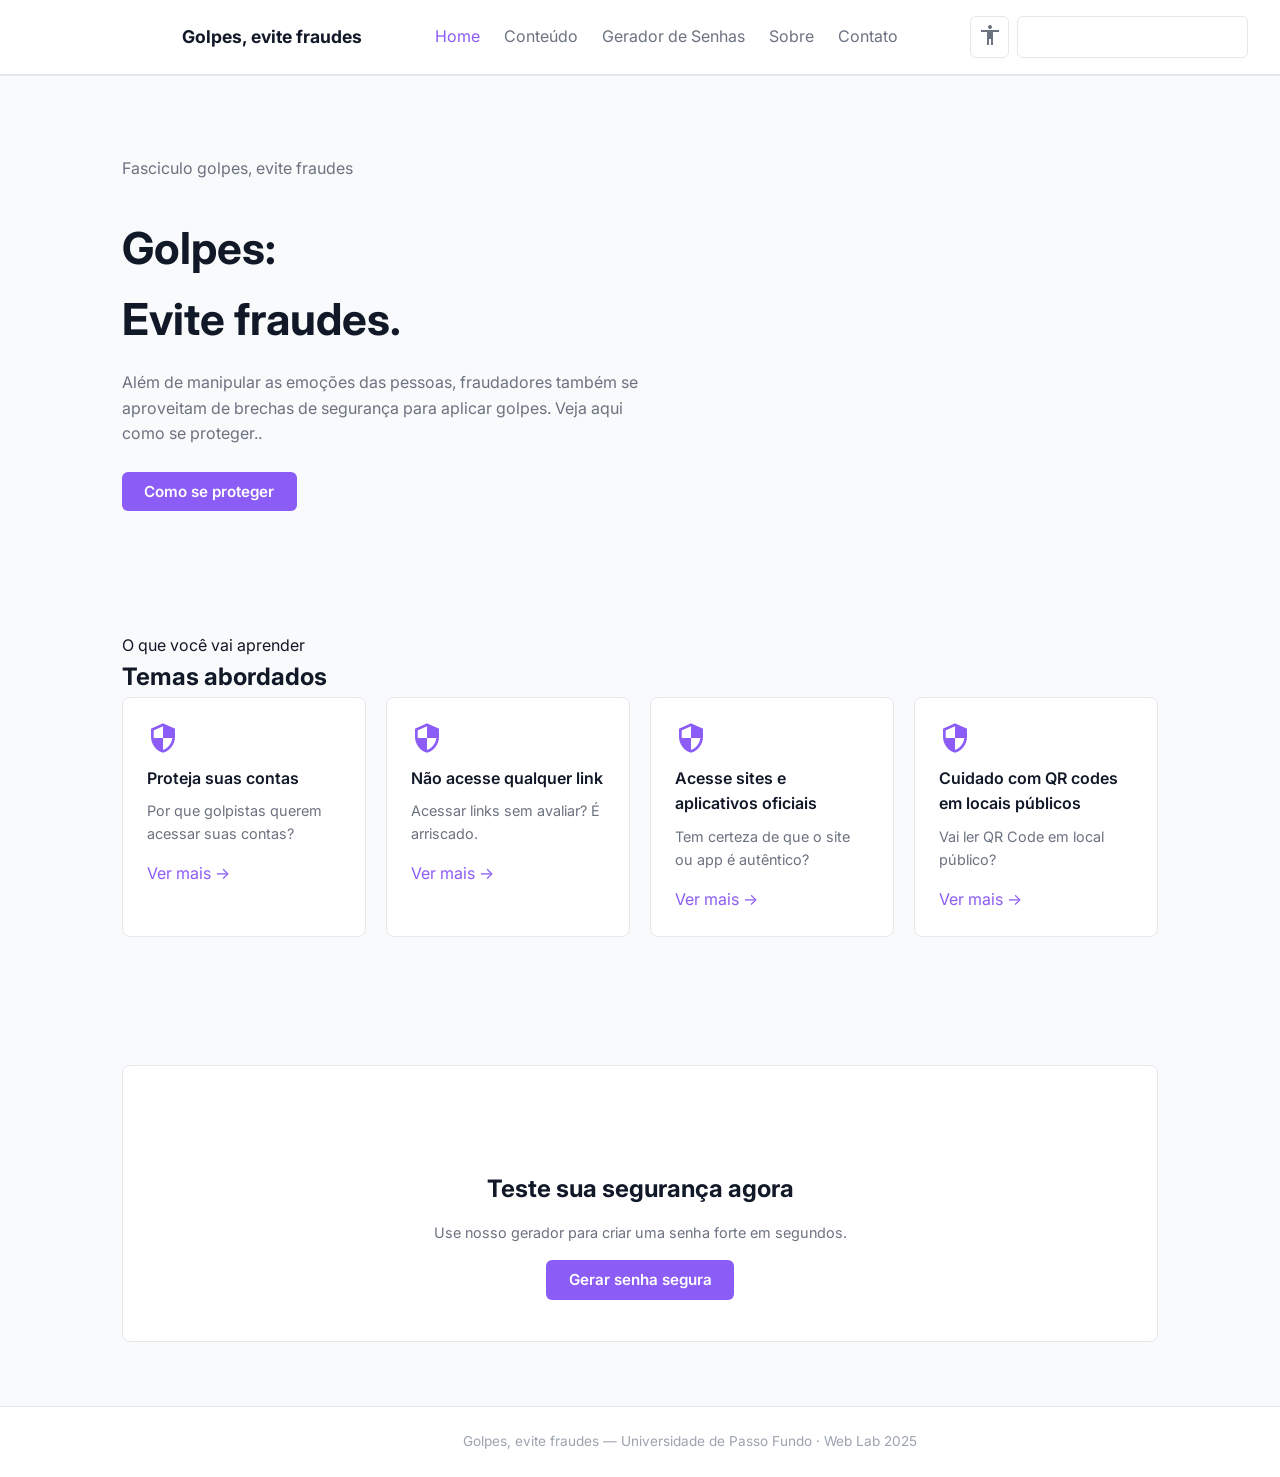
<file: index.html>
<!DOCTYPE html>
<html lang="pt-BR" data-theme="light">
<head>
  <meta charset="UTF-8" />
  <meta name="viewport" content="width=device-width, initial-scale=1.0" />
  <title>Golpes - Evite fraudes</title>

  <!-- CSS -->
  <link rel="stylesheet" href="css/themes.css" />
  <link rel="stylesheet" href="css/accessibility.css" />
  <link rel="stylesheet" href="css/style.css" />
</head>
<body>

  <!-- HEADER / NAVBAR -->
  <header>
    <nav>
      <a href="index.html" class="nav-logo">
        <span class="material-icons">shield</span>
        Golpes, evite fraudes
      </a>

      <ul class="nav-links">
        <li><a href="index.html" class="active">Home</a></li>
        <li><a href="content1.html">Conteúdo</a></li>
        <li><a href="seguranca.html">Gerador de Senhas</a></li>
        <li><a href="sobre.html">Sobre</a></li>
        <li><a href="contato.html">Contato</a></li>
      </ul>

      <div class="nav-actions">
        <!-- tamanho de fonte -->
        <button
          id="btn-accessibility"
          class="btn-icon"
          title="Aumentar fonte"
          aria-label="Alternar tamanho da fonte"
        >
          <span class="material-icons">accessibility</span>
        </button>

        <!-- Dark / Light theme -->
        <button
          id="btn-theme"
          class="btn-icon"
          title="Alternar tema"
          aria-label="Alternar tema claro e escuro"
        >
          <span class="material-icons" id="theme-icon">dark_mode</span>
        </button>
      </div>
    </nav>
  </header>

  <!-- MAIN -->
  <main>

    <!-- HERO -->
    <section id="hero">
      <div class="container">
        <p class="section-label">Fasciculo golpes, evite fraudes</p>
        <h1>Golpes:<br>Evite fraudes.</h1>
        <p class="section-subtitle">
          Além de manipular as emoções das pessoas, fraudadores também se aproveitam de brechas de segurança
          para aplicar golpes. Veja aqui como se proteger..
        </p>
        <a href="content1.html" class="btn-primary">Como se proteger</a>
      </div>
    </section>

    <!-- TÓPICOS -->
    <section id="topics">
      <div class="container">
        <p class="section-label">O que você vai aprender</p>
        <h2 class="section-title">Temas abordados</h2>

        <div class="topics-grid">

          <article class="card">
            <span class="material-icons card-icon">security</span>
            <h3>Proteja suas contas</h3>
            <p>Por que golpistas querem acessar suas contas? </p>
            <a href="content1.html">Ver mais →</a>
          </article>

          <article class="card">
            <span class="material-icons card-icon">security</span>
            <h3>Não acesse qualquer link</h3>
            <p>Acessar links sem avaliar? É arriscado.</p>
            <a href="content2.html">Ver mais →</a>
          </article>

          <article class="card">
            <span class="material-icons card-icon">security</span>
            <h3>Acesse sites e aplicativos oficiais</h3>
            <p>Tem certeza de que o site ou app é autêntico?</p>
            <a href="content3.html">Ver mais →</a>
          </article>

          <article class="card">
            <span class="material-icons card-icon">security</span>
            <h3>Cuidado com QR codes em locais públicos</h3>
            <p>Vai ler QR Code em local público? </p>
            <a href="content4.html">Ver mais →</a>
          </article>

        </div>
      </div>
    </section>

    <!-- Seção gerador de senhas -->
    <section id="secao-senha">
      <div class="container">
        <div class="card">
          <span class="material-icons">password</span>
          <h2>Teste sua segurança agora</h2>
          <p>Use nosso gerador para criar uma senha forte em segundos.</p>
          <a href="seguranca.html" class="btn-primary">Gerar senha segura</a>
        </div>
      </div>
    </section>

  </main>

  <!-- FOOTER -->
  <footer>
    <div class="container">
      <p>
        <span class="material-icons" style="font-size:1rem;vertical-align:middle;">shield</span>
        Golpes, evite fraudes — Universidade de Passo Fundo · Web Lab 2025
      </p>
    </div>
  </footer>

  <!-- JS -->
  <script src="js/theme.js"></script>
  <script src="js/accessibility.js"></script>

</body>
</html>
</file>
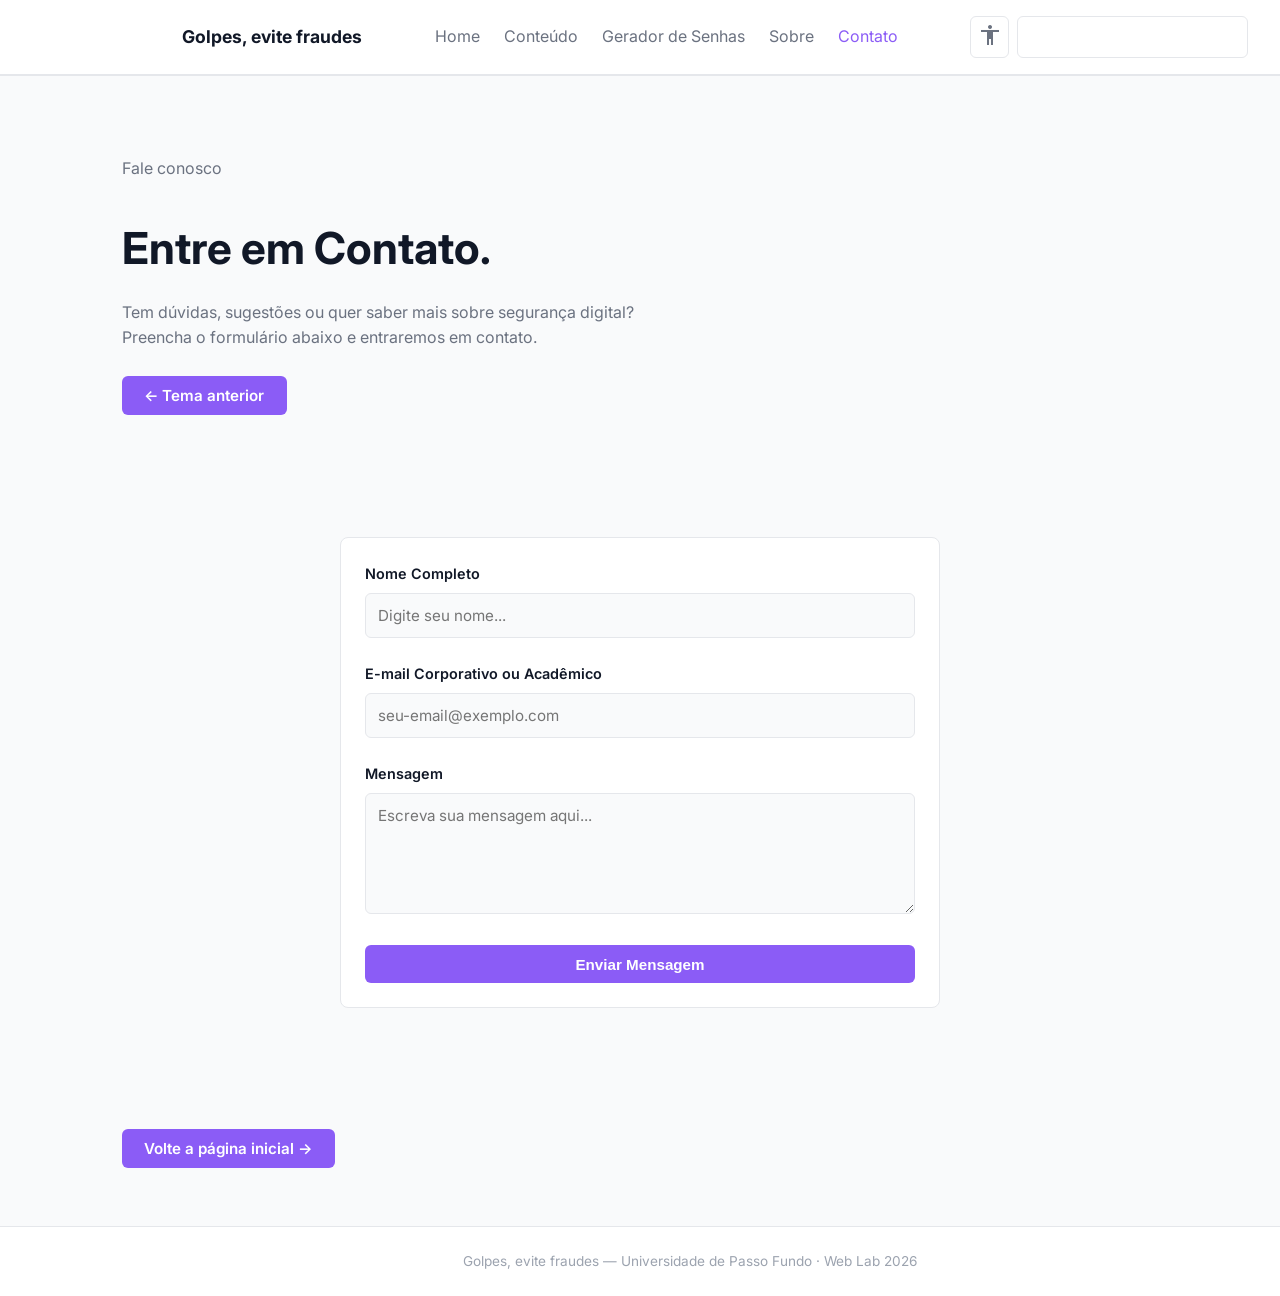
<file: contato.html>
<!DOCTYPE html>
<html lang="pt-BR">
<head>
    <meta charset="UTF-8">
    <meta name="viewport" content="width=device-width, initial-scale=1.0">
    <title>Contato</title>


  <link rel="stylesheet" href="css/themes.css" />
  <link rel="stylesheet" href="css/accessibility.css" />
  <link rel="stylesheet" href="css/style.css" />

</head>
<body>

  <header>
    <nav>
      <a href="index.html" class="nav-logo">
        <span class="material-icons">shield</span>
        Golpes, evite fraudes
      </a>

      <ul class="nav-links">
        <li><a href="index.html">Home</a></li>
        <li><a href="content1.html">Conteúdo</a></li>
        <li><a href="seguranca.html">Gerador de Senhas</a></li>
        <li><a href="sobre.html">Sobre</a></li>
        <li><a href="contato.html"  class="active">Contato</a></li>
      </ul>

      <div class="nav-actions">
        <!-- tamanho de fonte -->
        <button
          id="btn-accessibility"
          class="btn-icon"
          title="Aumentar fonte"
          aria-label="Alternar tamanho da fonte"
        >
          <span class="material-icons">accessibility</span>
        </button>

        <!-- Dark / Light theme -->
        <button
          id="btn-theme"
          class="btn-icon"
          title="Alternar tema"
          aria-label="Alternar tema claro e escuro"
        >
          <span class="material-icons" id="theme-icon">dark_mode</span>
        </button>
      </div>
    </nav>
  </header>

  <main>

    <!-- HERO -->
    <section id="hero">
      <div class="container">
        <p class="section-label">Fale conosco</p>
        <h1>Entre em Contato.</h1>
        <p class="section-subtitle">
            Tem dúvidas, sugestões ou quer saber mais sobre segurança digital?
            Preencha o formulário abaixo e entraremos em contato.
        </p>
        <a href="sobre.html" class="btn-primary">← Tema anterior</a>
      </div>
    </section>

    <section id="secao-contato">
      <div class="container">
        <div class="card contact-card-form">
          
          <form id="form-contato">
            
            <div class="form-group">
              <label for="nome">Nome Completo</label>
              <input type="text" id="nome" name="nome" placeholder="Digite seu nome..." required>
            </div>

            <div class="form-group">
              <label for="email">E-mail Corporativo ou Acadêmico</label>
              <input type="email" id="email" name="email" placeholder="seu-email@exemplo.com" required>
            </div>

            <div class="form-group">
              <label for="mensagem">Mensagem</label>
              <textarea id="mensagem" name="mensagem" rows="5" placeholder="Escreva sua mensagem aqui..." required></textarea>
            </div>

            <button type="submit" class="btn-primary">Enviar Mensagem</button>
            
          </form>

        </div>
      </div>
    </section>

    <section id="nav-conteudos">
      <div class="container">
        <div class="nav-pages">
          <span></span>
          <a href="index.html" class="btn-primary">Volte a página inicial →</a>
        </div>
      </div>
    </section>

  </main>



    </main>

  <footer>
    <div class="container">
      <p>
        <span class="material-icons" style="font-size:1rem;vertical-align:middle;">shield</span>
        Golpes, evite fraudes — Universidade de Passo Fundo · Web Lab 2026
      </p>
    </div>
  </footer>

  <!-- JS -->
  <script src="js/theme.js"></script>
  <script src="js/accessibility.js"></script>
  <script src="js/contato.js"></script>

</body>
</html>
</file>
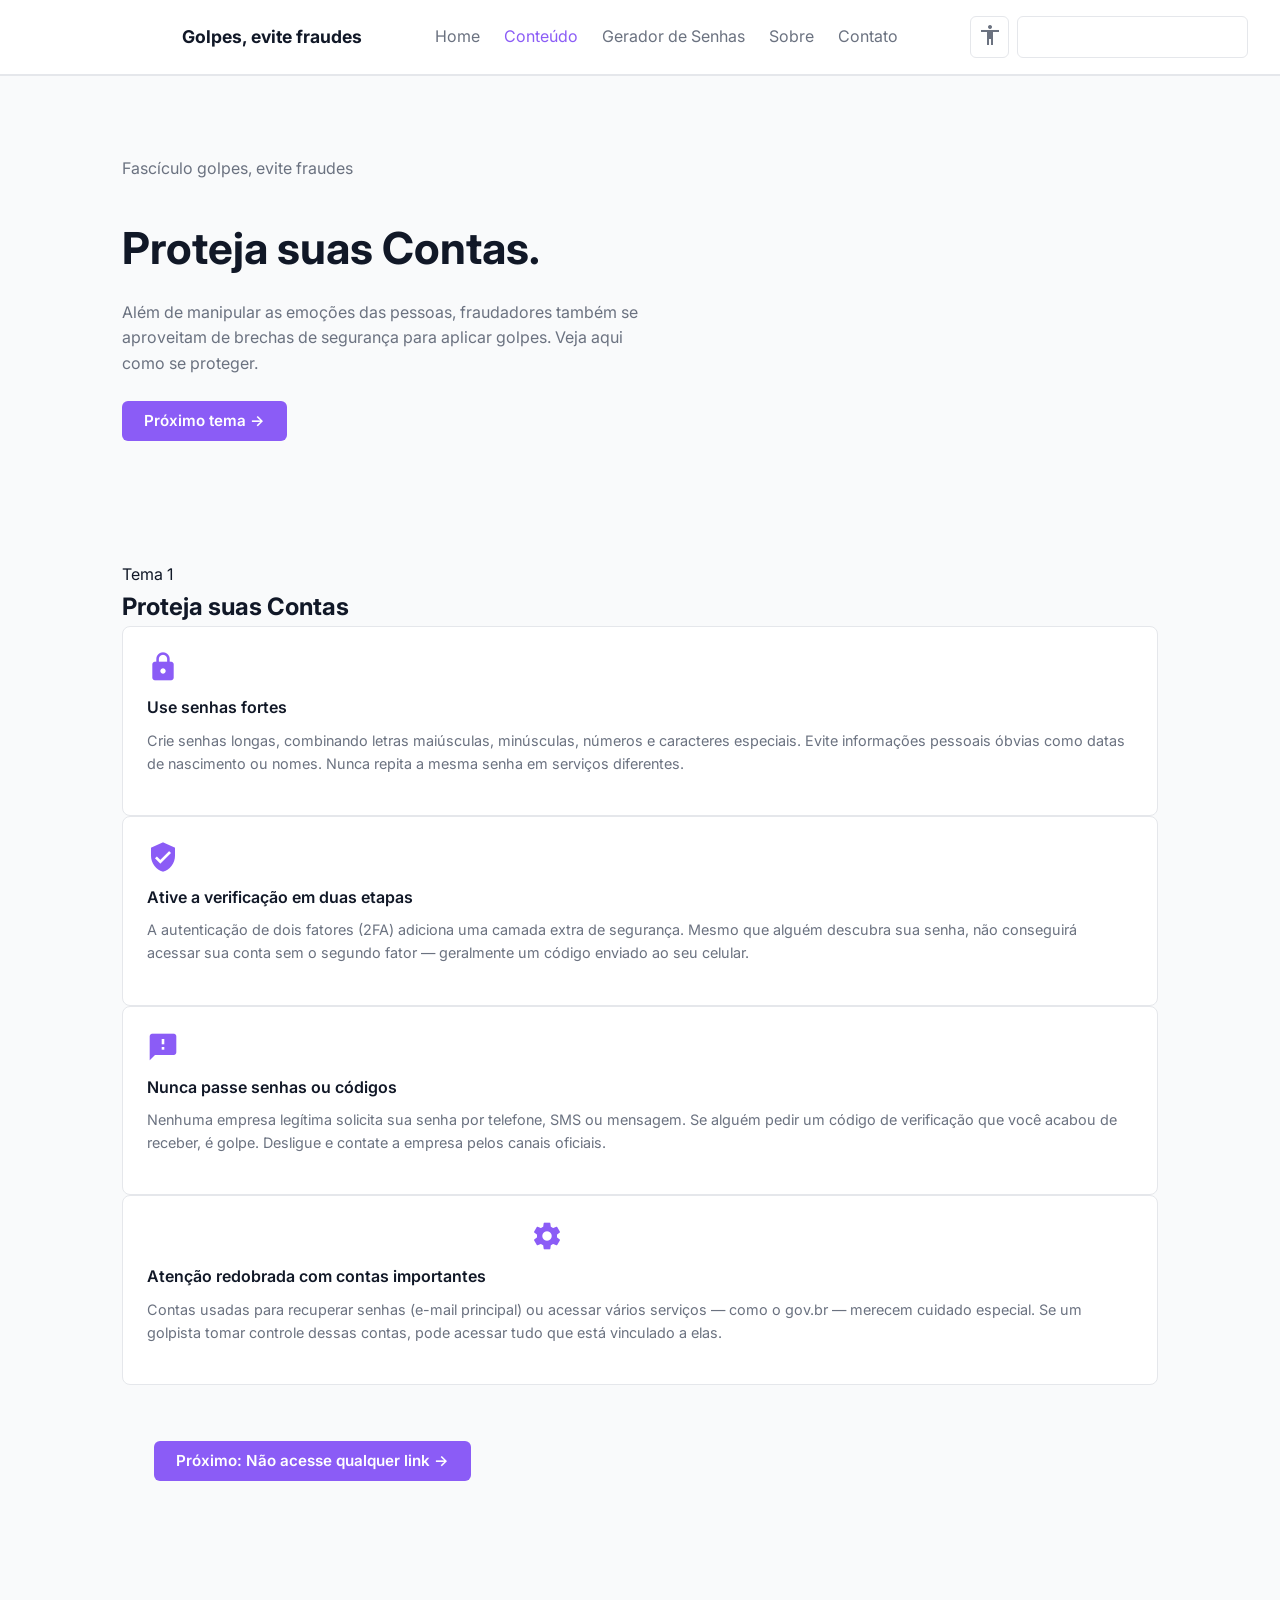
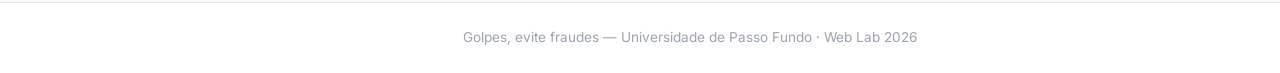
<file: content1.html>
<!DOCTYPE html>
<html lang="pt-BR">
<head>
    <meta charset="UTF-8">
    <meta name="viewport" content="width=device-width, initial-scale=1.0">
    <title>Proteja suas contas</title>


  <link rel="stylesheet" href="css/themes.css" />
  <link rel="stylesheet" href="css/accessibility.css" />
  <link rel="stylesheet" href="css/style.css" />

</head>
<body>

  <header>
    <nav>
      <a href="index.html" class="nav-logo">
        <span class="material-icons">shield</span>
        Golpes, evite fraudes
      </a>

      <ul class="nav-links">
        <li><a href="index.html">Home</a></li>
        <li><a href="content1.html" class="active">Conteúdo</a></li>
        <li><a href="seguranca.html">Gerador de Senhas</a></li>
        <li><a href="sobre.html">Sobre</a></li>
        <li><a href="contato.html">Contato</a></li>
      </ul>

      <div class="nav-actions">
        <!-- tamanho de fonte -->
        <button
          id="btn-accessibility"
          class="btn-icon"
          title="Aumentar fonte"
          aria-label="Alternar tamanho da fonte"
        >
          <span class="material-icons">accessibility</span>
        </button>

        <!-- Dark / Light theme -->
        <button
          id="btn-theme"
          class="btn-icon"
          title="Alternar tema"
          aria-label="Alternar tema claro e escuro"
        >
          <span class="material-icons" id="theme-icon">dark_mode</span>
        </button>
      </div>
    </nav>
  </header>

  <main>

    <!-- HERO -->
    <section id="hero">
      <div class="container">
        <p class="section-label">Fascículo golpes, evite fraudes</p>
        <h1>Proteja suas Contas.</h1>
        <p class="section-subtitle">
          Além de manipular as emoções das pessoas, fraudadores também se aproveitam de brechas de segurança
          para aplicar golpes. Veja aqui como se proteger.
        </p>
        <a href="content2.html" class="btn-primary">Próximo tema → </a>
      </div>
    </section>

    <section id="topic-contas">
      <div class="container">
        <p class="section-label">Tema 1</p>
        <h2 class="section-title">Proteja suas Contas</h2>

        <div class="content-grid">

          <article class="card content-card">
            <span class="material-icons card-icon">lock</span>
            <h3>Use senhas fortes</h3>
            <p>
              Crie senhas longas, combinando letras maiúsculas, minúsculas, números e caracteres
              especiais. Evite informações pessoais óbvias como datas de nascimento ou nomes.
              Nunca repita a mesma senha em serviços diferentes.
            </p>
          </article>

          <article class="card content-card">
            <span class="material-icons card-icon">verified_user</span>
            <h3>Ative a verificação em duas etapas</h3>
            <p>
              A autenticação de dois fatores (2FA) adiciona uma camada extra de segurança.
              Mesmo que alguém descubra sua senha, não conseguirá acessar sua conta sem o
              segundo fator — geralmente um código enviado ao seu celular.
            </p>
          </article>

          <article class="card content-card">
            <span class="material-icons card-icon">sms_failed</span>
            <h3>Nunca passe senhas ou códigos</h3>
            <p>
              Nenhuma empresa legítima solicita sua senha por telefone, SMS ou mensagem.
              Se alguém pedir um código de verificação que você acabou de receber, é golpe.
              Desligue e contate a empresa pelos canais oficiais.
            </p>
          </article>

          <article class="card content-card">
            <span class="material-icons card-icon">admin_panel_settings</span>
            <h3>Atenção redobrada com contas importantes</h3>
            <p>
              Contas usadas para recuperar senhas (e-mail principal) ou acessar vários serviços
              — como o gov.br — merecem cuidado especial. Se um golpista tomar controle dessas
              contas, pode acessar tudo que está vinculado a elas.
            </p>
          </article>

    <section id="nav-conteudos">
      <div class="container">
        <div class="nav-pages">
          <span></span>
          <a href="content2.html" class="btn-primary">Próximo: Não acesse qualquer link →</a>
        </div>
      </div>
    </section>
    
    </main>

  <footer>
    <div class="container">
      <p>
        <span class="material-icons" style="font-size:1rem;vertical-align:middle;">shield</span>
        Golpes, evite fraudes — Universidade de Passo Fundo · Web Lab 2026
      </p>
    </div>
  </footer>

  <!-- JS -->
  <script src="js/theme.js"></script>
  <script src="js/accessibility.js"></script>

</body>
</html>
</file>
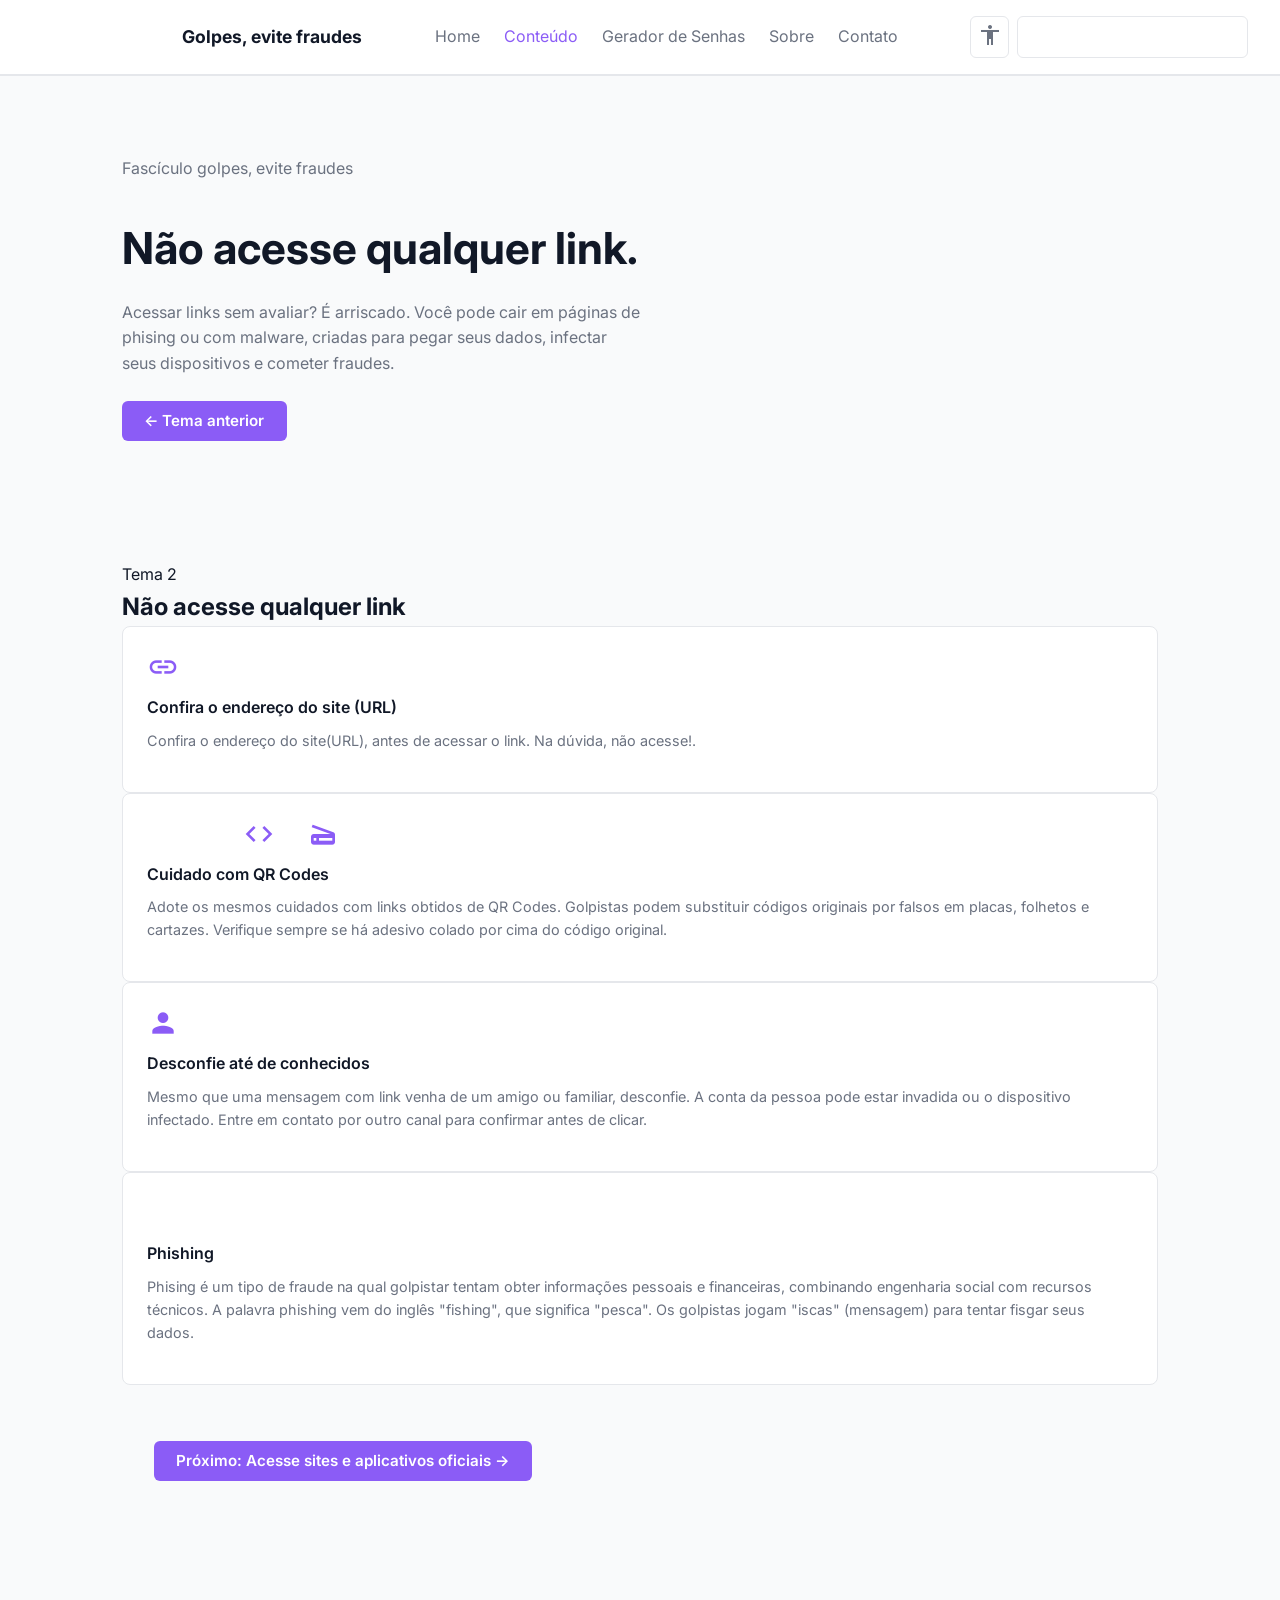
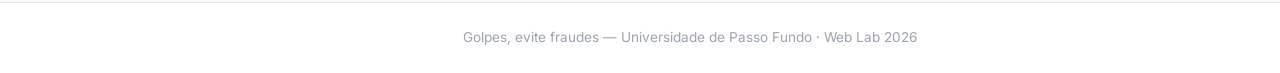
<file: content2.html>
<!DOCTYPE html>
<html lang="pt-BR">
<head>
    <meta charset="UTF-8">
    <meta name="viewport" content="width=device-width, initial-scale=1.0">
    <title>Links abertos</title>


  <link rel="stylesheet" href="css/themes.css" />
  <link rel="stylesheet" href="css/accessibility.css" />
  <link rel="stylesheet" href="css/style.css" />

</head>
<body>

  <header>
    <nav>
      <a href="index.html" class="nav-logo">
        <span class="material-icons">shield</span>
        Golpes, evite fraudes
      </a>

      <ul class="nav-links">
        <li><a href="index.html">Home</a></li>
        <li><a href="content1.html" class="active">Conteúdo</a></li>
        <li><a href="seguranca.html">Gerador de Senhas</a></li>
        <li><a href="sobre.html">Sobre</a></li>
        <li><a href="contato.html">Contato</a></li>
      </ul>

      <div class="nav-actions">
        <!-- tamanho de fonte -->
        <button
          id="btn-accessibility"
          class="btn-icon"
          title="Aumentar fonte"
          aria-label="Alternar tamanho da fonte"
        >
          <span class="material-icons">accessibility</span>
        </button>

        <!-- Dark / Light theme -->
        <button
          id="btn-theme"
          class="btn-icon"
          title="Alternar tema"
          aria-label="Alternar tema claro e escuro"
        >
          <span class="material-icons" id="theme-icon">dark_mode</span>
        </button>
      </div>
    </nav>
  </header>

  <main>

    <!-- HERO -->
    <section id="hero">
      <div class="container">
        <p class="section-label">Fascículo golpes, evite fraudes</p>
        <h1>Não acesse qualquer link.</h1>
        <p class="section-subtitle">
          Acessar links sem avaliar? É arriscado. Você pode cair em páginas de phising ou com malware, criadas para pegar seus dados, infectar seus dispositivos
          e cometer fraudes.
        </p>
        <a href="content1.html" class="btn-primary">← Tema anterior</a>
      </div>
    </section>

    <section id="topic-contas">
      <div class="container">
        <p class="section-label">Tema 2</p>
        <h2 class="section-title">Não acesse qualquer link</h2>

        <div class="content-grid">

          <article class="card content-card">
            <span class="material-icons card-icon">link_off</span>
            <h3>Confira o endereço do site (URL)</h3>
            <p>
              Confira o endereço do site(URL), antes de acessar o link. Na dúvida, não acesse!.
            </p>
          </article>

          <article class="card content-card">
            <span class="material-icons card-icon">qr_code_scanner</span>
            <h3>Cuidado com QR Codes</h3>
            <p>
                Adote os mesmos cuidados com links obtidos de QR Codes. Golpistas podem substituir 
                códigos originais por falsos em placas, folhetos e cartazes. Verifique sempre se há
                adesivo colado por cima do código original.
            </p>
          </article>

          <article class="card content-card">
            <span class="material-icons card-icon">person_off</span>
            <h3>Desconfie até de conhecidos</h3>
            <p>
                Mesmo que uma mensagem com link venha de um amigo ou familiar, desconfie. A conta da
                pessoa pode estar invadida ou o dispositivo infectado. Entre em contato por outro canal
                para confirmar antes de clicar.
            </p>
          </article>

          <article class="card content-card">
            <span class="material-icons card-icon">phishing</span>
            <h3>Phishing</h3>
            <p>
                Phising é um tipo de fraude na qual golpistar tentam obter informações pessoais e financeiras, combinando engenharia
                social com recursos técnicos. A palavra phishing vem do inglês "fishing", que significa "pesca". Os golpistas jogam "iscas"
                (mensagem) para tentar fisgar seus dados.
            </p>
          </article>

    <section id="nav-conteudos">
      <div class="container">
        <div class="nav-pages">
          <span></span>
          <a href="content3.html" class="btn-primary">Próximo: Acesse sites e aplicativos oficiais →</a>
        </div>
      </div>
    </section>
    </main>

  <footer>
    <div class="container">
      <p>
        <span class="material-icons" style="font-size:1rem;vertical-align:middle;">shield</span>
        Golpes, evite fraudes — Universidade de Passo Fundo · Web Lab 2026
      </p>
    </div>
  </footer>

  <!-- JS -->
  <script src="js/theme.js"></script>
  <script src="js/accessibility.js"></script>

</body>
</html>
</file>
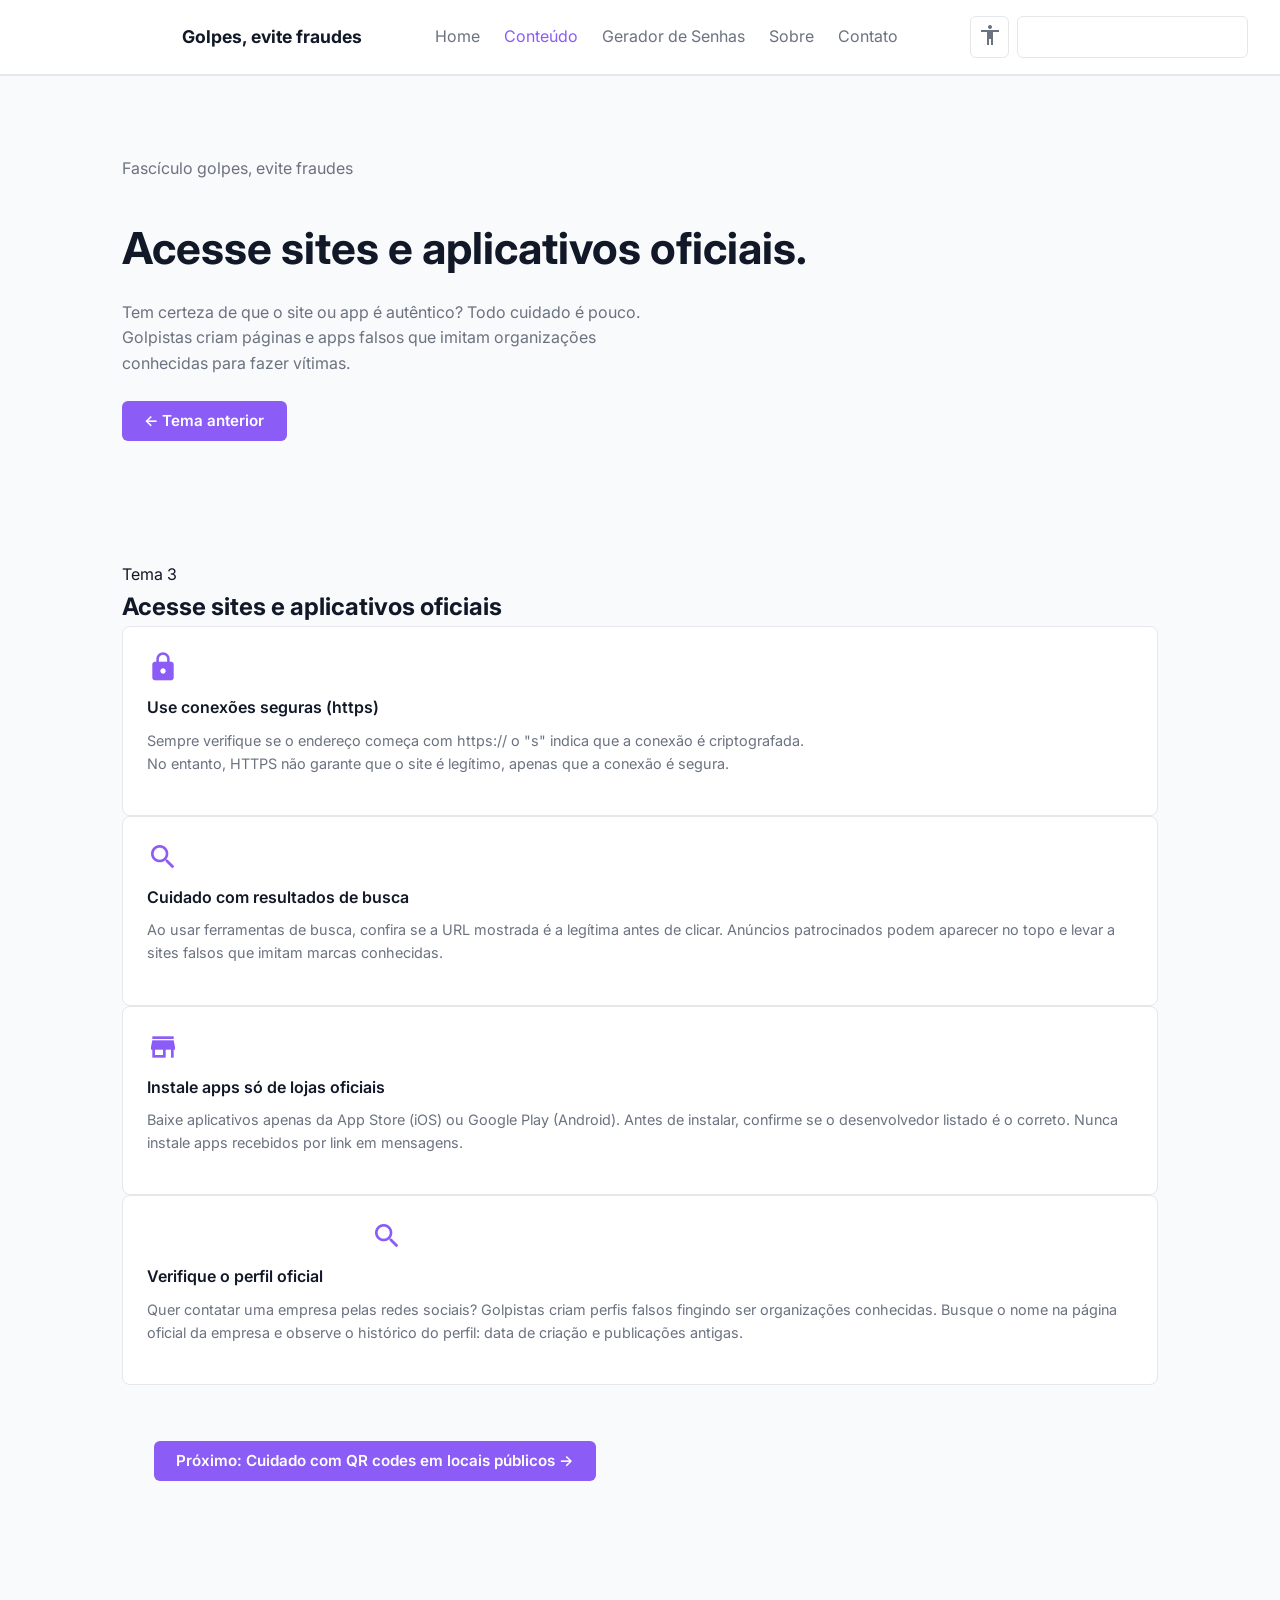
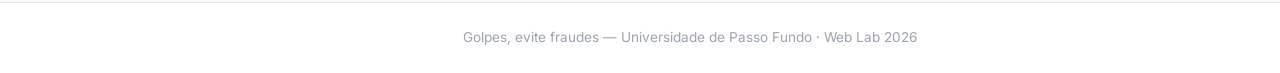
<file: content3.html>
<!DOCTYPE html>
<html lang="pt-BR">
<head>
    <meta charset="UTF-8">
    <meta name="viewport" content="width=device-width, initial-scale=1.0">
    <title>Acesse sites e aplicativos oficiais</title>


  <link rel="stylesheet" href="css/themes.css" />
  <link rel="stylesheet" href="css/accessibility.css" />
  <link rel="stylesheet" href="css/style.css" />

</head>
<body>

  <header>
    <nav>
      <a href="index.html" class="nav-logo">
        <span class="material-icons">shield</span>
        Golpes, evite fraudes
      </a>

      <ul class="nav-links">
        <li><a href="index.html">Home</a></li>
        <li><a href="content1.html" class="active">Conteúdo</a></li>
        <li><a href="seguranca.html">Gerador de Senhas</a></li>
        <li><a href="sobre.html">Sobre</a></li>
        <li><a href="contato.html">Contato</a></li>
      </ul>

      <div class="nav-actions">
        <!-- tamanho de fonte -->
        <button
          id="btn-accessibility"
          class="btn-icon"
          title="Aumentar fonte"
          aria-label="Alternar tamanho da fonte"
        >
          <span class="material-icons">accessibility</span>
        </button>

        <!-- Dark / Light theme -->
        <button
          id="btn-theme"
          class="btn-icon"
          title="Alternar tema"
          aria-label="Alternar tema claro e escuro"
        >
          <span class="material-icons" id="theme-icon">dark_mode</span>
        </button>
      </div>
    </nav>
  </header>

  <main>

    <!-- HERO -->
    <section id="hero">
      <div class="container">
        <p class="section-label">Fascículo golpes, evite fraudes</p>
        <h1>Acesse sites e aplicativos oficiais.</h1>
        <p class="section-subtitle">
          Tem certeza de que o site ou app é autêntico? Todo cuidado é pouco. Golpistas criam páginas e apps
          falsos que imitam organizações conhecidas para fazer vítimas.
        </p>
        <a href="content2.html" class="btn-primary">← Tema anterior</a>
      </div>
    </section>

    <section id="topic-contas">
      <div class="container">
        <p class="section-label">Tema 3</p>
        <h2 class="section-title">Acesse sites e aplicativos oficiais</h2>

        <div class="content-grid">

          <article class="card content-card">
            <span class="material-icons card-icon">lock</span>
            <h3>Use conexões seguras (https)</h3>
            <p>
              Sempre verifique se o endereço começa com https:// o "s" 
              indica que a conexão é criptografada.<br> No entanto, HTTPS não 
              garante que o site é legítimo, apenas que a conexão é segura.
            </p>
          </article>

          <article class="card content-card">
            <span class="material-icons card-icon">search</span>
            <h3>Cuidado com resultados de busca</h3>
            <p>
                Ao usar ferramentas de busca, confira se a URL mostrada é a legítima
                antes de clicar. Anúncios patrocinados podem aparecer no topo e levar
                a sites falsos que imitam marcas conhecidas.
            </p>
          </article>

          <article class="card content-card">
            <span class="material-icons card-icon">store</span>
            <h3>Instale apps só de lojas oficiais</h3>
            <p>
                Baixe aplicativos apenas da App Store (iOS) ou Google Play (Android). 
                Antes de instalar, confirme se o desenvolvedor listado é o correto.
                Nunca instale apps recebidos por link em mensagens.
            </p>
          </article>

          <article class="card content-card">
            <span class="material-icons card-icon">manage_search</span>
            <h3>Verifique o perfil oficial</h3>
            <p>
                Quer contatar uma empresa pelas redes sociais? Golpistas criam perfis 
                falsos fingindo ser organizações conhecidas. Busque o nome na página 
                oficial da empresa e observe o histórico do perfil: data de criação e publicações antigas.
            </p>
          </article>

    <section id="nav-conteudos">
      <div class="container">
        <div class="nav-pages">
          <span></span>
          <a href="content4.html" class="btn-primary">Próximo: Cuidado com QR codes em locais públicos →</a>
        </div>
      </div>
    </section>
    </main>

  <footer>
    <div class="container">
      <p>
        <span class="material-icons" style="font-size:1rem;vertical-align:middle;">shield</span>
        Golpes, evite fraudes — Universidade de Passo Fundo · Web Lab 2026
      </p>
    </div>
  </footer>

  <!-- JS -->
  <script src="js/theme.js"></script>
  <script src="js/accessibility.js"></script>

</body>
</html>
</file>
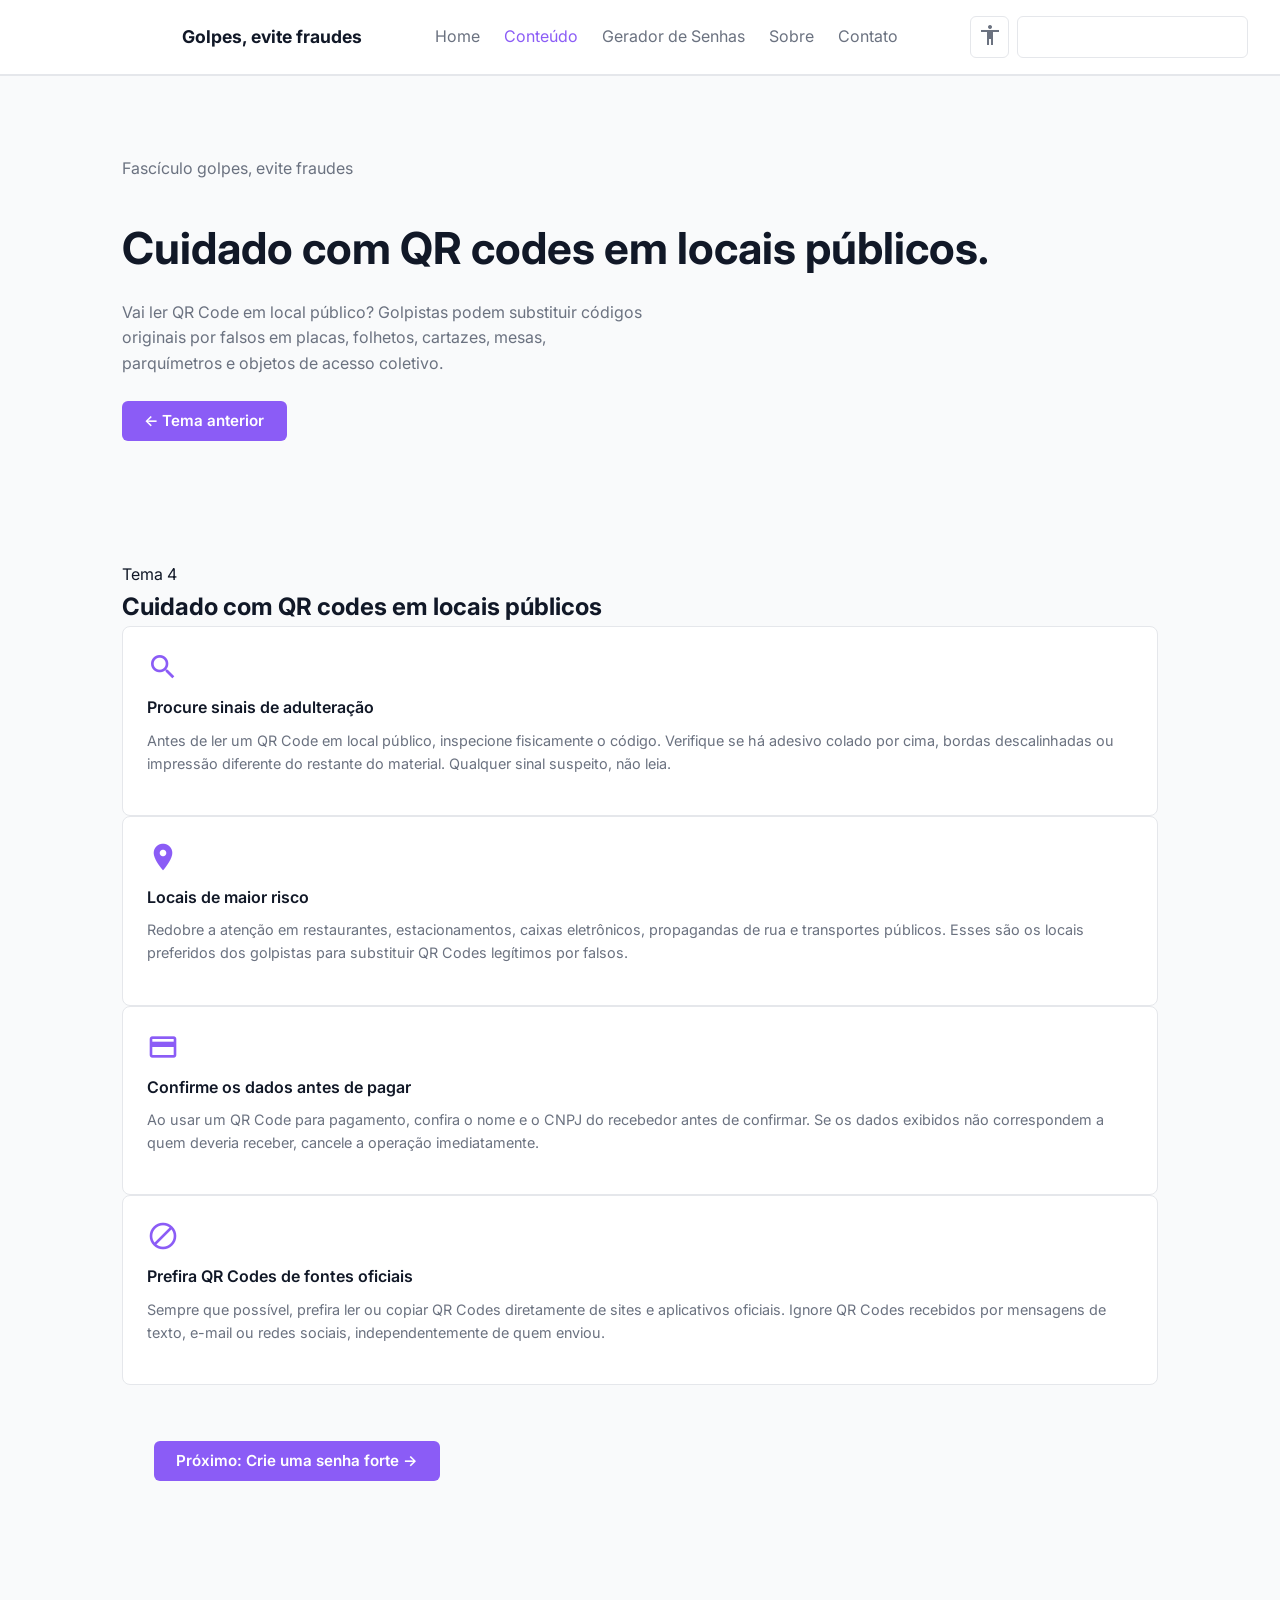
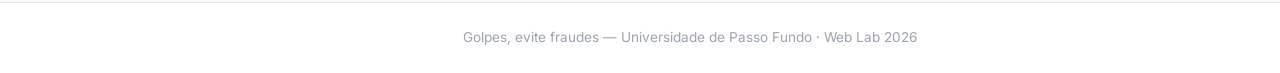
<file: content4.html>
<!DOCTYPE html>
<html lang="pt-BR">
<head>
    <meta charset="UTF-8">
    <meta name="viewport" content="width=device-width, initial-scale=1.0">
    <title>Cuidado com QR codes em locais públicos</title>


  <link rel="stylesheet" href="css/themes.css" />
  <link rel="stylesheet" href="css/accessibility.css" />
  <link rel="stylesheet" href="css/style.css" />

</head>
<body>

  <header>
    <nav>
      <a href="index.html" class="nav-logo">
        <span class="material-icons">shield</span>
        Golpes, evite fraudes
      </a>

      <ul class="nav-links">
        <li><a href="index.html">Home</a></li>
        <li><a href="content1.html" class="active">Conteúdo</a></li>
        <li><a href="seguranca.html">Gerador de Senhas</a></li>
        <li><a href="sobre.html">Sobre</a></li>
        <li><a href="contato.html">Contato</a></li>
      </ul>

      <div class="nav-actions">
        <!-- tamanho de fonte -->
        <button
          id="btn-accessibility"
          class="btn-icon"
          title="Aumentar fonte"
          aria-label="Alternar tamanho da fonte"
        >
          <span class="material-icons">accessibility</span>
        </button>

        <!-- Dark / Light theme -->
        <button
          id="btn-theme"
          class="btn-icon"
          title="Alternar tema"
          aria-label="Alternar tema claro e escuro"
        >
          <span class="material-icons" id="theme-icon">dark_mode</span>
        </button>
      </div>
    </nav>
  </header>

  <main>

    <!-- HERO -->
    <section id="hero">
      <div class="container">
        <p class="section-label">Fascículo golpes, evite fraudes</p>
        <h1>Cuidado com QR codes em locais públicos.</h1>
        <p class="section-subtitle">
          Vai ler QR Code em local público? Golpistas podem substituir códigos originais
          por falsos em placas, folhetos, cartazes, mesas, parquímetros e objetos de acesso coletivo.
        </p>
        <a href="content3.html" class="btn-primary">← Tema anterior</a>
      </div>
    </section>

    <section id="topic-contas">
      <div class="container">
        <p class="section-label">Tema 4</p>
        <h2 class="section-title">Cuidado com QR codes em locais públicos</h2>

        <div class="content-grid">

          <article class="card content-card">
            <span class="material-icons card-icon">search</span>
            <h3>Procure sinais de adulteração</h3>
            <p>
                Antes de ler um QR Code em local público, inspecione fisicamente o código. 
                Verifique se há adesivo colado por cima, bordas descalinhadas ou impressão 
                diferente do restante do material. Qualquer sinal suspeito, não leia.
            </p>
          </article>

          <article class="card content-card">
            <span class="material-icons card-icon">place</span>
            <h3>Locais de maior risco</h3>
            <p>
                Redobre a atenção em restaurantes, estacionamentos, caixas eletrônicos, 
                propagandas de rua e transportes públicos. Esses são os locais preferidos dos 
                golpistas para substituir QR Codes legítimos por falsos.
            </p>
          </article>

          <article class="card content-card">
            <span class="material-icons card-icon">payment</span>
            <h3>Confirme os dados antes de pagar</h3>
            <p>
                Ao usar um QR Code para pagamento, confira o nome e o CNPJ do recebedor antes
                de confirmar. Se os dados exibidos não correspondem a quem deveria receber, 
                cancele a operação imediatamente.
            </p>
          </article>

          <article class="card content-card">
            <span class="material-icons card-icon">block</span>
            <h3>Prefira QR Codes de fontes oficiais</h3>
            <p>
                Sempre que possível, prefira ler ou copiar QR Codes diretamente de sites 
                e aplicativos oficiais. Ignore QR Codes recebidos por mensagens de texto, 
                e-mail ou redes sociais, independentemente de quem enviou.
            </p>
          </article>

    <section id="nav-conteudos">
      <div class="container">
        <div class="nav-pages">
          <span></span>
          <a href="seguranca.html" class="btn-primary">Próximo: Crie uma senha forte →</a>
        </div>
      </div>
    </section>
    </main>

  <footer>
    <div class="container">
      <p>
        <span class="material-icons" style="font-size:1rem;vertical-align:middle;">shield</span>
        Golpes, evite fraudes — Universidade de Passo Fundo · Web Lab 2026
      </p>
    </div>
  </footer>

  <!-- JS -->
  <script src="js/theme.js"></script>
  <script src="js/accessibility.js"></script>

</body>
</html>
</file>
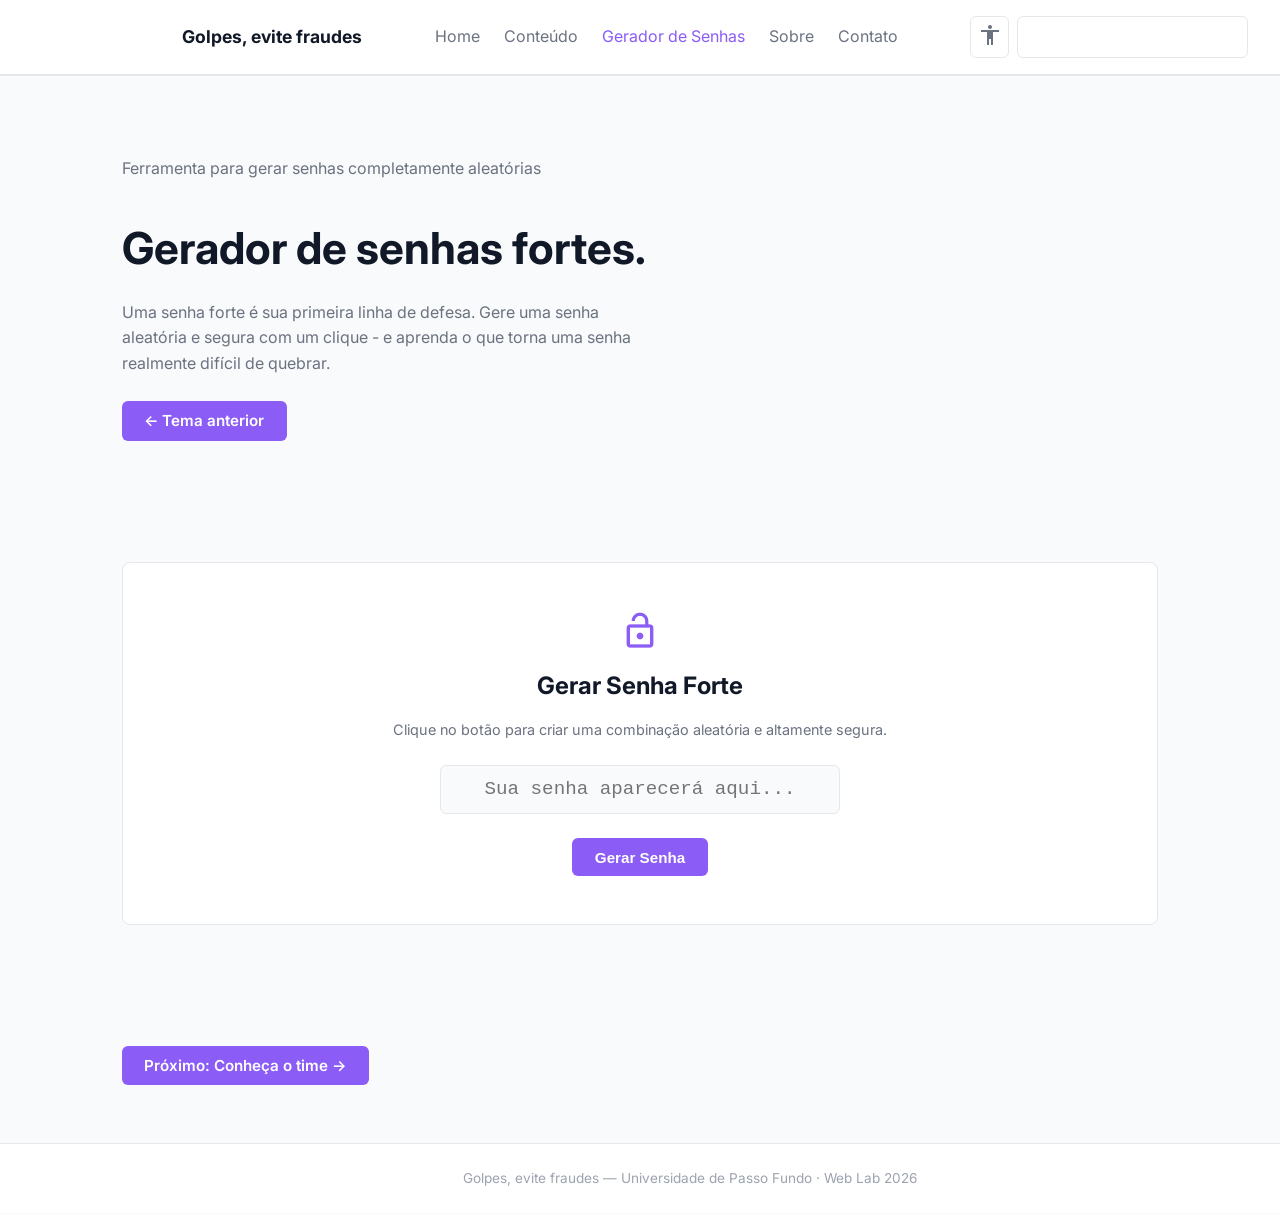
<file: seguranca.html>
<!DOCTYPE html>
<html lang="pt-BR">
<head>
    <meta charset="UTF-8">
    <meta name="viewport" content="width=device-width, initial-scale=1.0">
    <title>Gerador de senhas</title>


  <link rel="stylesheet" href="css/themes.css" />
  <link rel="stylesheet" href="css/accessibility.css" />
  <link rel="stylesheet" href="css/style.css" />

</head>
<body>

  <header>
    <nav>
      <a href="index.html" class="nav-logo">
        <span class="material-icons">shield</span>
        Golpes, evite fraudes
      </a>

      <ul class="nav-links">
        <li><a href="index.html">Home</a></li>
        <li><a href="content1.html" >Conteúdo</a></li>
        <li><a href="seguranca.html" class="active">Gerador de Senhas</a></li>
        <li><a href="sobre.html">Sobre</a></li>
        <li><a href="contato.html">Contato</a></li>
      </ul>

      <div class="nav-actions">
        <!-- tamanho de fonte -->
        <button
          id="btn-accessibility"
          class="btn-icon"
          title="Aumentar fonte"
          aria-label="Alternar tamanho da fonte"
        >
          <span class="material-icons">accessibility</span>
        </button>

        <!-- Dark / Light theme -->
        <button
          id="btn-theme"
          class="btn-icon"
          title="Alternar tema"
          aria-label="Alternar tema claro e escuro"
        >
          <span class="material-icons" id="theme-icon">dark_mode</span>
        </button>
      </div>
    </nav>
  </header>

  <main>
    <!-- HERO -->
    <section id="hero">
      <div class="container">
        <p class="section-label">Ferramenta para gerar senhas completamente aleatórias</p>
        <h1>Gerador de senhas fortes.</h1>
        <p class="section-subtitle">
            Uma senha forte é sua primeira linha de defesa. Gere uma senha aleatória
            e segura com um clique - e aprenda o que torna uma senha realmente difícil de quebrar.
        </p>
        <a href="content4.html" class="btn-primary">← Tema anterior</a>
      </div>
    </section>

<section id="secao-senha">
      <div class="container">
        <div class="card">
          <span class="material-icons">lock_open</span>
          <h2>Gerar Senha Forte</h2>
          <p>Clique no botão para criar uma combinação aleatória e altamente segura.</p>
          
          <div class="password-wrapper">
            <input 
              type="text" 
              id="password-display" 
              readonly 
              placeholder="Sua senha aparecerá aqui..."
            >
          </div>

          <button id="btn-generate" class="btn-primary">Gerar Senha</button>
        </div>
      </div>
    </section>

    <section id="nav-conteudos">
      <div class="container">
        <div class="nav-pages">
          <span></span>
          <a href="sobre.html" class="btn-primary">Próximo: Conheça o time →</a>
        </div>
      </div>
    </section>

  </main>

  <footer>
    <div class="container">
      <p>
        <span class="material-icons" style="font-size:1rem;vertical-align:middle;">shield</span>
        Golpes, evite fraudes — Universidade de Passo Fundo · Web Lab 2026
      </p>
    </div>
  </footer>

  <script src="js/theme.js"></script>
  <script src="js/accessibility.js"></script>
  <script src="js/gerador.js"></script>

</body>
</html>
</file>
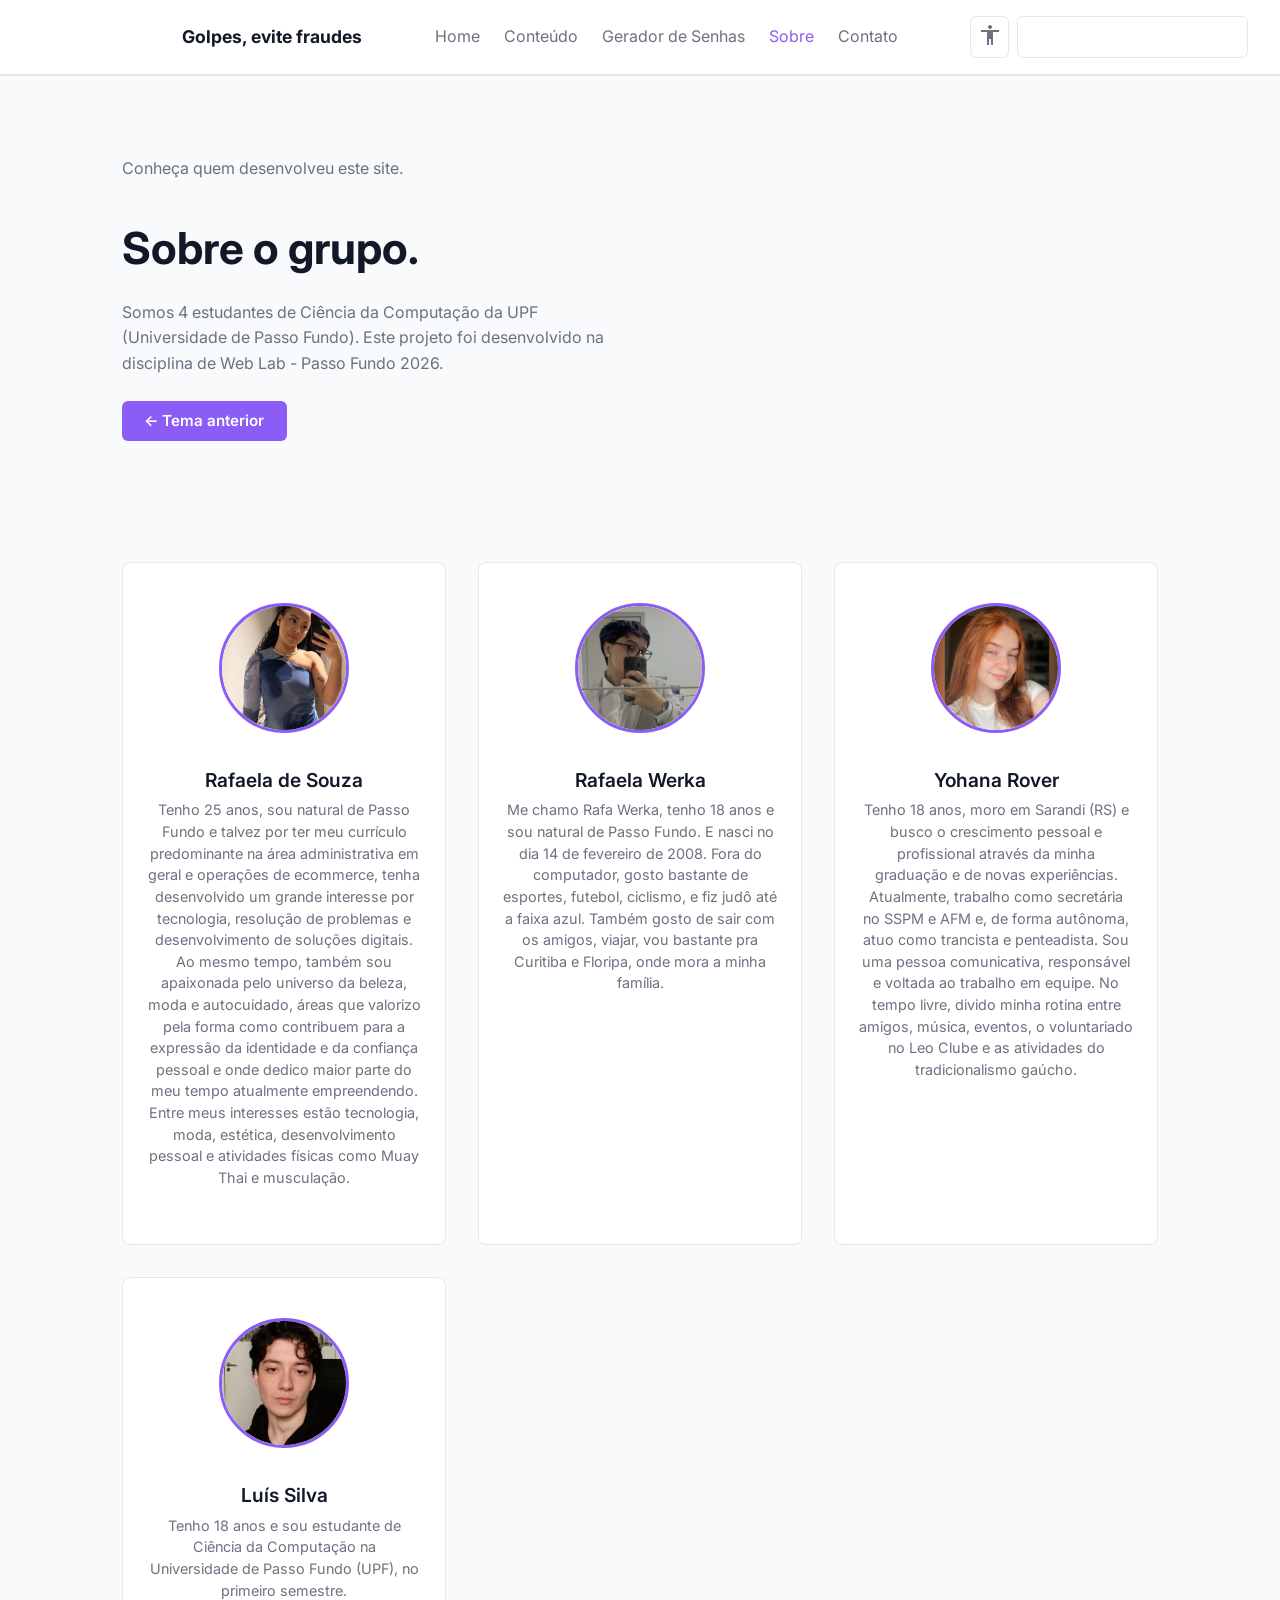
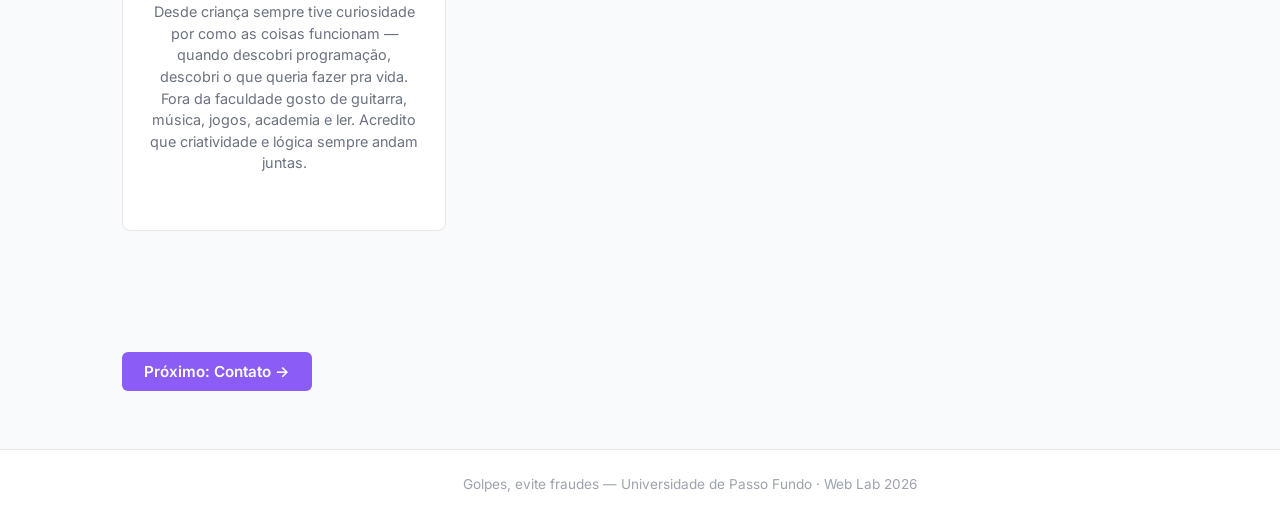
<file: sobre.html>
<!DOCTYPE html>
<html lang="pt-BR">

<head>
  <meta charset="UTF-8">
  <meta name="viewport" content="width=device-width, initial-scale=1.0">
  <title>Sobre o grupo</title>


  <link rel="stylesheet" href="css/themes.css" />
  <link rel="stylesheet" href="css/accessibility.css" />
  <link rel="stylesheet" href="css/style.css" />

</head>

<body>

  <header>
    <nav>
      <a href="index.html" class="nav-logo">
        <span class="material-icons">shield</span>
        Golpes, evite fraudes
      </a>

      <ul class="nav-links">
        <li><a href="index.html">Home</a></li>
        <li><a href="content1.html">Conteúdo</a></li>
        <li><a href="seguranca.html">Gerador de Senhas</a></li>
        <li><a href="sobre.html" class="active">Sobre</a></li>
        <li><a href="contato.html">Contato</a></li>
      </ul>

      <div class="nav-actions">
        <!-- tamanho de fonte -->
        <button id="btn-accessibility" class="btn-icon" title="Aumentar fonte" aria-label="Alternar tamanho da fonte">
          <span class="material-icons">accessibility</span>
        </button>

        <!-- Dark / Light theme -->
        <button id="btn-theme" class="btn-icon" title="Alternar tema" aria-label="Alternar tema claro e escuro">
          <span class="material-icons" id="theme-icon">dark_mode</span>
        </button>
      </div>
    </nav>
  </header>

  <main>

    <!-- HERO -->
    <section id="hero">
      <div class="container">
        <p class="section-label">Conheça quem desenvolveu este site.</p>
        <h1>Sobre o grupo.</h1>
        <p class="section-subtitle">
          Somos 4 estudantes de Ciência da Computação da UPF (Universidade de Passo Fundo).
          Este projeto foi desenvolvido na disciplina de Web Lab - Passo Fundo 2026.
        </p>
        <a href="seguranca.html" class="btn-primary">← Tema anterior</a>
      </div>
    </section>

    <section id="equipe">
      <div class="container">
        <div class="team-grid">

          <article class="card team-card">
            <div class="avatar-container">
              <img src="assets/RafaelaSouza.jpeg" alt="Foto do Integrante 1" class="team-img">
            </div>
            <h3>Rafaela de Souza</h3>
            <p class="team-description">
              Tenho 25 anos, sou natural de Passo Fundo e talvez por ter meu currículo predominante na área
              administrativa em geral e operações de ecommerce, tenha desenvolvido um grande interesse por tecnologia,
              resolução de problemas e desenvolvimento de soluções digitais.
              Ao mesmo tempo, também sou apaixonada pelo universo da beleza, moda e autocuidado, áreas que valorizo pela
              forma como contribuem para a expressão da identidade e da confiança pessoal e onde dedico maior parte do
              meu tempo atualmente empreendendo.
              Entre meus interesses estão tecnologia, moda, estética, desenvolvimento pessoal e atividades físicas como
              Muay Thai e musculação.</p>
          </article>

          <article class="card team-card">
            <div class="avatar-container">
              <img src="assets/RafaelaWerka.png" alt="Foto do Integrante 2" class="team-img">
            </div>
            <h3>Rafaela Werka</h3>
            <p class="team-description">
              Me chamo Rafa Werka, tenho 18 anos e sou natural de Passo Fundo. E nasci no dia 14 de fevereiro de 2008.
              Fora do computador, gosto bastante de esportes, futebol, ciclismo, e fiz judô até a faixa azul. Também
              gosto de sair com os amigos, viajar, vou bastante pra Curitiba e Floripa, onde mora a minha família.
            </p>
          </article>

          <article class="card team-card">
            <div class="avatar-container">
              <img src="assets/YohanaRover.png" alt="Foto do Integrante 3" class="team-img">
            </div>
            <h3>Yohana Rover</h3>
            <p class="team-description">
              Tenho 18 anos, moro em Sarandi (RS) e busco o crescimento pessoal e profissional através da minha
              graduação e de novas experiências. Atualmente, trabalho como secretária no SSPM e AFM e, de forma
              autônoma, atuo como trancista e penteadista. Sou uma pessoa comunicativa, responsável e voltada ao
              trabalho em equipe. No tempo livre, divido minha rotina entre amigos, música, eventos, o voluntariado no
              Leo Clube e as atividades do tradicionalismo gaúcho.
            </p>
          </article>

          <article class="card team-card">
            <div class="avatar-container">
              <img src="assets/Luis.jpeg" alt="Foto do Integrante 4" class="team-img">
            </div>
            <h3>Luís Silva</h3>
            <p class="team-description">
              Tenho 18 anos e sou estudante de
              Ciência da Computação na Universidade de Passo Fundo (UPF), no primeiro semestre. <br>
            Desde criança sempre tive curiosidade por como as coisas funcionam — quando
              descobri programação, descobri o que queria fazer pra vida.
            Fora da faculdade gosto de guitarra, música, jogos, academia e ler. Acredito que criatividade e lógica
              sempre andam juntas.
            
          </article>

        </div>
      </div>
    </section>


    <section id="nav-conteudos">
      <div class="container">
        <div class="nav-pages">
          <span></span>
          <a href="contato.html" class="btn-primary">Próximo: Contato →</a>
        </div>
      </div>
    </section>



  </main>

  <footer>
    <div class="container">
      <p>
        <span class="material-icons" style="font-size:1rem;vertical-align:middle;">shield</span>
        Golpes, evite fraudes — Universidade de Passo Fundo · Web Lab 2026
      </p>
    </div>
  </footer>

  <!-- JS -->
  <script src="js/theme.js"></script>
  <script src="js/accessibility.js"></script>

</body>

</html>
</file>
<file: css/themes.css>
/* THEMES.CSS — Dark / Light theme */

/* Light Theme (padrão) */
body {
  background-color: #F9FAFB;
  color: #111827;
}

body.dark {
  background-color: #0F1117;
  color: #F3F4F6;
}

.team-card h3 {
    color: black;
}

/* Tema escuro */
body.dark .team-card h3 {
    color: white;
}

/* parte formulario dark mode */

body.dark-theme .form-group label,
body.dark .form-group label {
  color: #F3F4F6;
}


body.dark-theme .form-group input,
body.dark-theme .form-group textarea,
body.dark .form-group input,
body.dark .form-group textarea {
  background-color: #1F2937; 
  border-color: #374151;     
  color: #FFFFFF;           
}

/* Header */
header {
  background-color: #FFFFFF;
  border-bottom: 1px solid #E5E7EB;
}

body.dark header {
  background-color: #1A1D27;
  border-bottom: 1px solid #2D3148;
}

/* Cards */
.card {
  background-color: #FFFFFF;
  border: 1px solid #E5E7EB;
}

body.dark .card {
  background-color: #1E2130;
  border: 1px solid #2D3148;
}

/* Texto secundário */
.text-secondary {
  color: #6B7280;
}

body.dark .text-secondary {
  color: #9CA3AF;
}

/* Footer */
footer {
  background-color: #FFFFFF;
  border-top: 1px solid #E5E7EB;
  color: #9CA3AF;
}

body.dark footer {
  background-color: #1A1D27;
  border-top: 1px solid #2D3148;
}

/* Links de navegação */
.nav-links a {
  color: #6B7280;
}

body.dark .nav-links a {
  color: #9CA3AF;
}
</file>
<file: css/accessibility.css>
/* ACCESSIBILITY.CSS — Tamanho de fonte */

/* Tamanho padrão */
body {
  font-size: 16px;
}

/* Tamanho aumentado */
body.font-large {
  font-size: 20px;
}

body.font-large h1 { font-size: 2.5rem; }
body.font-large h2 { font-size: 2rem; }
body.font-large h3 { font-size: 1.5rem; }
body.font-large p  { font-size: 1.25rem; }
</file>
<file: css/style.css>
/* STYLE.CSS — Estilos gerais */

/* Google Fonts */
@import url('https://fonts.googleapis.com/css2?family=Inter:wght@400;600;700&display=swap');
@import url('https://fonts.googleapis.com/icon?family=Material+Icons');

/* Reset */
* {
  margin: 0;
  padding: 0;
  box-sizing: border-box;
}

body {
  font-family: 'Inter', sans-serif;
  line-height: 1.6;
}

a {
  text-decoration: none;
  color: #8B5CF6;
}

a:hover {
  color: #7C3AED;
}

/* ── Navbar ── */
nav {
  display: flex;
  align-items: center;
  justify-content: space-between;
  padding: 1rem 2rem;
  background-color: #FFFFFF;
  border-bottom: 1px solid #E5E7EB;
}

.nav-logo {
  font-size: 1.1rem;
  font-weight: 700;
  color: #111827;
  display: flex;
  align-items: center;
  gap: 0.4rem;
}

.nav-logo .material-icons {
  color: #8B5CF6;
}

.nav-links {
  display: flex;
  gap: 1.5rem;
  list-style: none;
}

.nav-links a {
  color: #6B7280;
}

.nav-links a:hover,
.nav-links a.active {
  color: #8B5CF6;
}

.nav-actions {
  display: flex;
  gap: 0.5rem;
}

.btn-icon {
  background: none;
  border: 1px solid #E5E7EB;
  border-radius: 6px;
  padding: 0.4rem;
  cursor: pointer;
  color: #6B7280;
}

.btn-icon:hover {
  color: #8B5CF6;
  border-color: #8B5CF6;
}

/* ── Container ── */
.container {
  max-width: 1100px;
  margin: 0 auto;
  padding: 0 2rem;
}

/* ── Seções ── */
section {
  padding: 4rem 0;
}

/* ── Botão principal ── */
.btn-primary {
  background-color: #8B5CF6;
  color: #fff;
  border: none;
  border-radius: 6px;
  padding: 0.65rem 1.4rem;
  font-size: 0.95rem;
  font-weight: 600;
  cursor: pointer;
}

.btn-primary:hover {
  background-color: #7C3AED;
  color: #fff;
}

/* ── Cards ── */
.card {
  background-color: #FFFFFF;
  border: 1px solid #E5E7EB;
  border-radius: 8px;
  padding: 1.5rem;
}

/* ── Hero ── */
#hero {
  padding: 5rem 0 4rem;
}

#hero h1 {
  font-size: 2.75rem;
  font-weight: 700;
  margin-bottom: 1rem;
}

#hero p {
  color: #6B7280;
  max-width: 520px;
  margin-bottom: 2rem;
}

/* ── Temas ── */
#temas h2 {
  font-size: 1.5rem;
  margin-bottom: 1.5rem;
}

.topics-grid {
  display: grid;
  grid-template-columns: repeat(4, 1fr);
  gap: 1.25rem;
}

.card .material-icons {
  color: #8B5CF6;
  font-size: 2rem;
  margin-bottom: 0.75rem;
  display: block;
}

.card h3 {
  font-size: 1rem;
  font-weight: 600;
  margin-bottom: 0.5rem;
}

.card p {
  font-size: 0.9rem;
  color: #6B7280;
  margin-bottom: 1rem;
}

/* ── Seção gerador de senhas ── */
#secao-senha .card {
  text-align: center;
  padding: 3rem 2rem;
}

#secao-senha .material-icons {
  font-size: 2.5rem;
  color: #8B5CF6;
  margin-bottom: 1rem;
  display: block;
}

#secao-senha h2 {
  font-size: 1.5rem;
  margin-bottom: 0.75rem;
}

#secao-senha p {
  color: #6B7280;
  margin-bottom: 1.5rem;
}

/* ── Footer ── */
footer {
  background-color: #FFFFFF;
  border-top: 1px solid #E5E7EB;
  text-align: center;
  padding: 1.5rem;
  font-size: 0.85rem;
  color: #9CA3AF;
}


#secao-senha .password-wrapper {
  margin: 1.5rem 0;
}

#password-display {
  width: 100%;
  max-width: 400px;
  padding: 0.8rem;
  font-size: 1.2rem;
  text-align: center;
  border: 1px solid #E5E7EB;
  border-radius: 6px;
  font-family: monospace; 
  background-color: #F9FAFB;
  color: #111827;
}

/* ── estilo da pagina do grupo team ── */
.team-grid {
  display: grid;
  grid-template-columns: repeat(auto-fit, minmax(250px, 1fr));
  gap: 2rem;
}

.team-card {
  text-align: center;
  padding: 2.5rem 1.5rem;
}

.avatar-container {
  margin-bottom: 1.5rem;
}

.team-img {
  width: 130px;
  height: 130px;
  border-radius: 50%; /* deixa a foto redonda */
  object-fit: cover;  /* evita a foto ficar distorcida */
  border: 3px solid #8B5CF6; /* borda da cor do site */
}

.team-card h3 {
  font-size: 1.2rem;
  color: #111827;
  margin-bottom: 0.25rem;
}



.team-description {
  font-size: 0.9rem;
  color: #6B7280;
  line-height: 1.5;
}

/* ── estilo pagina contato  ── */
.contact-card-form {
  max-width: 600px;
  margin: 0 auto; 
}

.form-group {
  margin-bottom: 1.5rem;
  text-align: left;
}

.form-group label {
  display: block;
  font-size: 0.9rem;
  font-weight: 600;
  color: #111827;
  margin-bottom: 0.5rem;
}

.form-group input,
.form-group textarea {
  width: 100%;
  padding: 0.75rem;
  border: 1px solid #E5E7EB;
  border-radius: 6px;
  font-family: inherit;
  font-size: 0.95rem;
  background-color: #F9FAFB;
  color: #111827;
  transition: border-color 0.2s ease, box-shadow 0.2s ease;
}

.form-group input:focus,
.form-group textarea:focus {
  outline: none;
  border-color: #8B5CF6;
  box-shadow: 0 0 0 3px rgba(139, 92, 246, 0.15);
}

#form-contato .btn-primary {
  width: 100%;
  display: block;
  text-align: center;
}
</file>
